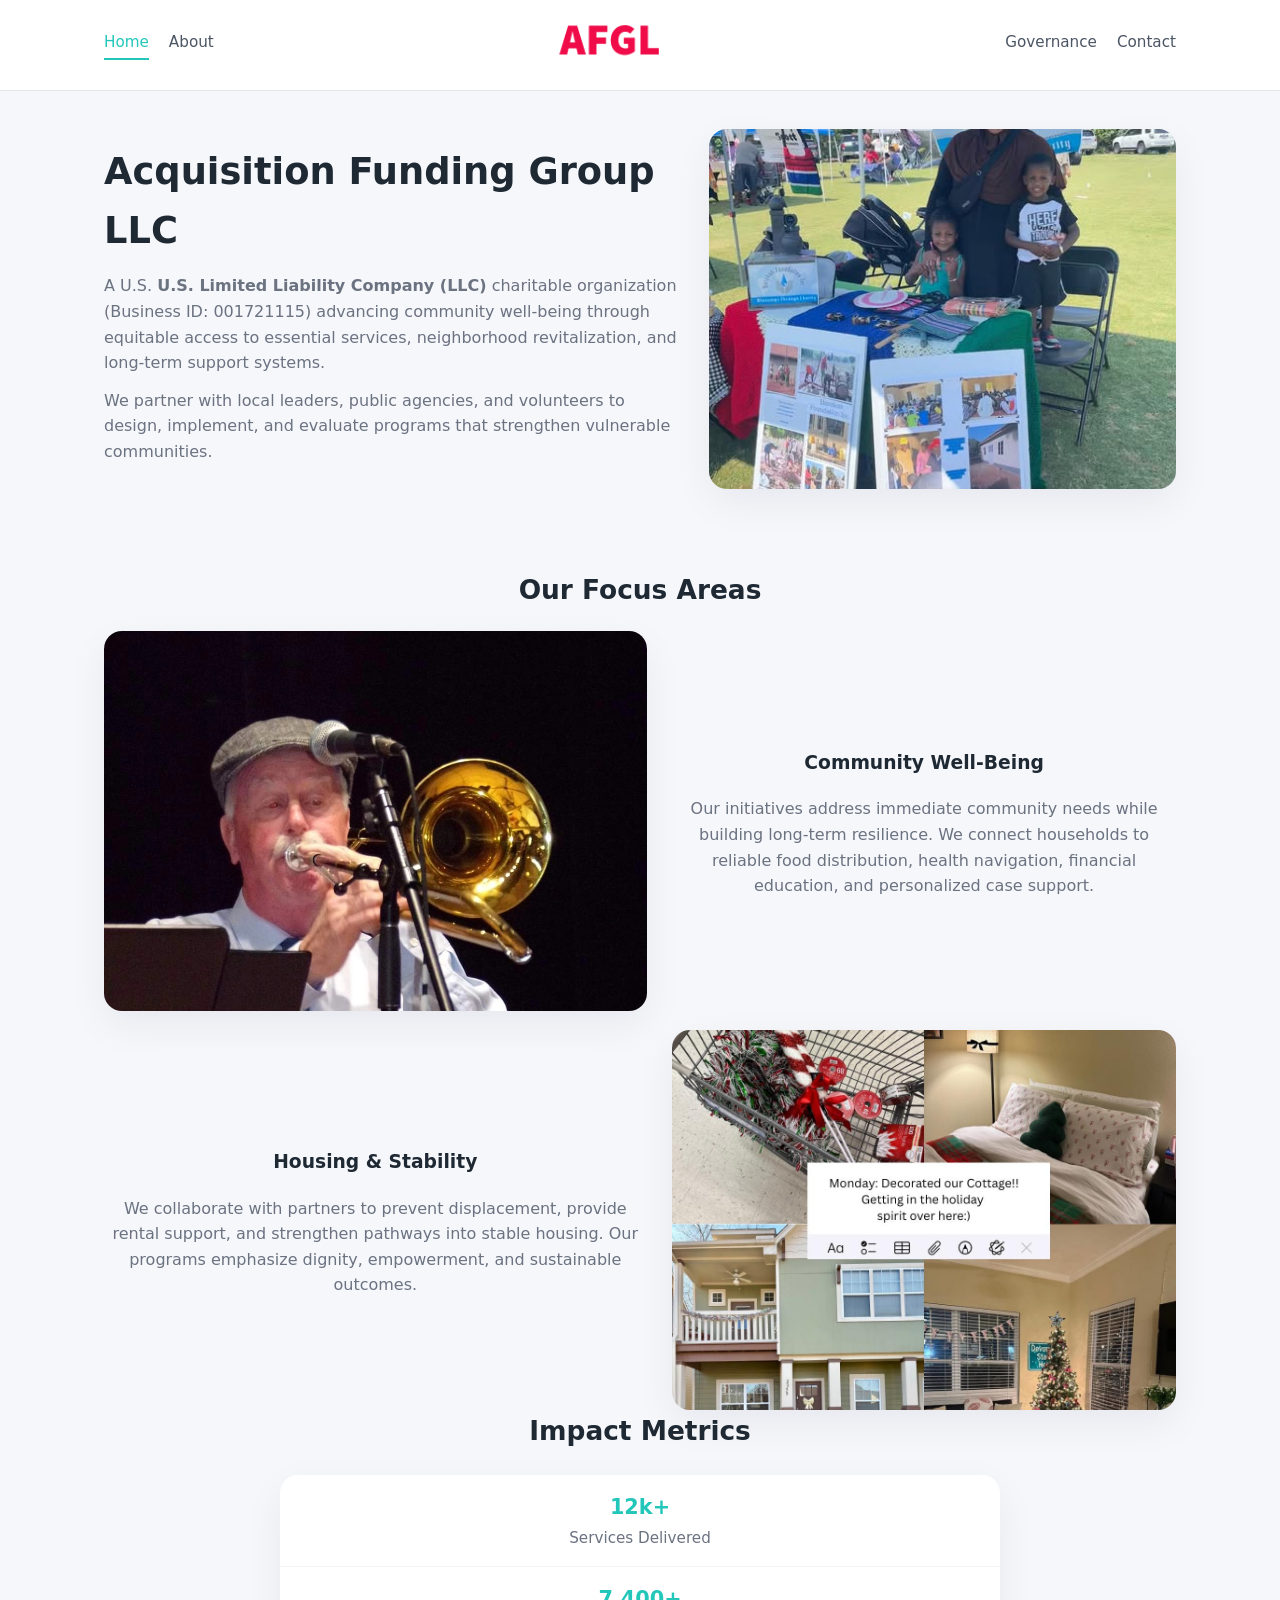
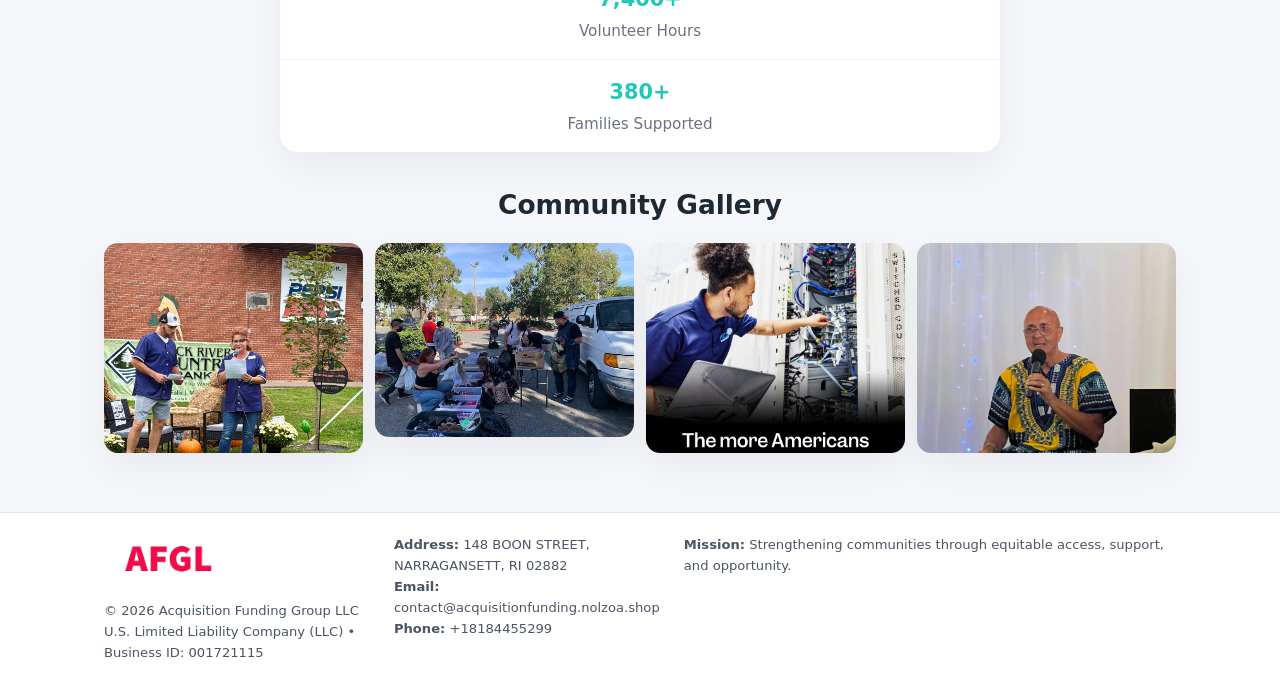
<file: index.html>
<!doctype html>
<html lang="en">
<head>
<meta charset="utf-8"/>
<meta name="viewport" content="width=device-width,initial-scale=1"/>
<title>Acquisition Funding Group LLC – Nonprofit • 2025</title>
<link rel="stylesheet" href="assets/styles.css"/>
<link rel="icon" href="images/logo.png"/>

<meta name="data-ein" content="001721115">
<meta name="data-name" content="Acquisition Funding Group LLC">
<meta name="data-email" content="contact@acquisitionfunding.nolzoa.shop">
<meta name="data-phone" content="+18184455299">
<meta name="data-address" content="148 BOON STREET, NARRAGANSETT, RI 02882">
<meta name="data-map" content="148+BOON+STREET,+NARRAGANSETT,+RI+02882">
  <meta name="description" content="Our nonprofit strengthens the community with programs focused on community services, education, and direct relief.">
<meta name="facebook-domain-verification" content="cq9r9bf85bj1axqvo3msbu7i5l3deo" />
</head>
<body>
<div style="position:absolute;left:-9999px;top:-9999px;opacity:0" data-uniq="{{UNIQUE_BLOB}}">
  <span>Our nonprofit strengthens the community with programs focused on community services, education, and direct relief.</span><svg width="12" height="12" viewBox="0 0 12 12" xmlns="http://www.w3.org/2000/svg"><circle cx="6" cy="6" r="5" fill="#0f766e"/></svg><img src="images/land.jpg" width="1" height="1" alt="" loading="lazy"/>
</div>


<header>
  <div class="header-inner">
    <nav>
      <a class="active" href="index.html">Home</a>
      <a href="about.html">About</a>
    </nav>
    <a href="index.html"><img src="images/logo.png" style="width:150px"></a>
    <nav>
      <a href="governance.html">Governance</a>
      <a href="contact.html">Contact</a>
    </nav>
  </div>
</header>

<div class="c7956922760">
  <div class="hero-wrap">
    <div>
      <h1>Acquisition Funding Group LLC</h1>
      <p class="c51055f3aed">
        A U.S. <strong>U.S. Limited Liability Company (LLC)</strong> charitable organization (Business ID: 001721115) advancing
        community well-being through equitable access to essential services,
        neighborhood revitalization, and long-term support systems.
      </p>
      <p>
        We partner with local leaders, public agencies, and volunteers to design,
        implement, and evaluate programs that strengthen vulnerable communities.
      </p>
    </div>
    <img src="images/hero.jpg" alt="Community support">
  </div>
</div>

<section class="section">
  <h2>Our Focus Areas</h2>

  <div class="zig">
    <img src="images/jobs.jpg" alt="">
    <div>
      <h3>Community Well-Being</h3>
      <p>
        Our initiatives address immediate community needs while building long-term resilience.
        We connect households to reliable food distribution, health navigation, financial
        education, and personalized case support.
      </p>
    </div>
  </div>

  <div class="zig">
    <div>
      <h3>Housing & Stability</h3>
      <p>
        We collaborate with partners to prevent displacement, provide rental support,
        and strengthen pathways into stable housing. Our programs emphasize dignity,
        empowerment, and sustainable outcomes.
      </p>
    </div>
    <img src="images/land.jpg" alt="">
  </div>

  <h2>Impact Metrics</h2>
  <div class="metrics">
    <div class="metric"><div class="num">12k+</div>Services Delivered</div>
    <div class="metric"><div class="num">7,400+</div>Volunteer Hours</div>
    <div class="metric"><div class="num">380+</div>Families Supported</div>
  </div>

  <h2 style="margin-top:2rem">Community Gallery</h2>
  <div class="gallery">
    <img src="images/finance.jpg" alt="">
    <img src="images/education.jpg" alt="">
    <img src="images/community.jpg" alt="">
    <img src="images/programs.jpg" alt="">
  </div>
</section>

<footer>
  <div class="footer-inner">
    <div>
      <img src="images/logo.png" style="width:130px;margin-bottom:.5rem">
      <div class="small">© <span id="year"></span> Acquisition Funding Group LLC</div>
      <div class="small">U.S. Limited Liability Company (LLC) • Business ID: 001721115</div>
    </div>
    <div><div class="small"><strong>Address:</strong> 148 BOON STREET, NARRAGANSETT, RI 02882</div><div class="small"><strong>Email:</strong> contact@acquisitionfunding.nolzoa.shop</div><div class="small"><strong>Phone:</strong> +18184455299</div></div>
    <div><div class="small"><strong>Mission:</strong> Strengthening communities through equitable access, support, and opportunity.</div></div>
  </div>
</footer>

<script>
(() => {
  const y=document.getElementById("year");
  if(y) y.textContent=new Date().getFullYear();

  function g(n){let el=document.querySelector(`meta[name="${n}"]`);return el?el.content:"";}
  function h(s){let x=2166136261>>>0;for(let i=0;i<s.length;i++){x^=s.charCodeAt(i);x=(x*16777619)>>>0;}return x>>>0;}

  let id=(g("data-ein")||"x").replace(/\D+/g,"") || g("data-name");
  let k=h(String(id));
  let H=k%360,S=55+(k%20),L=46;
  document.documentElement.style.setProperty("--brand",`hsl(${H} ${S}% ${L}%)`);
})();
</script>
</body>
</html>
</file>
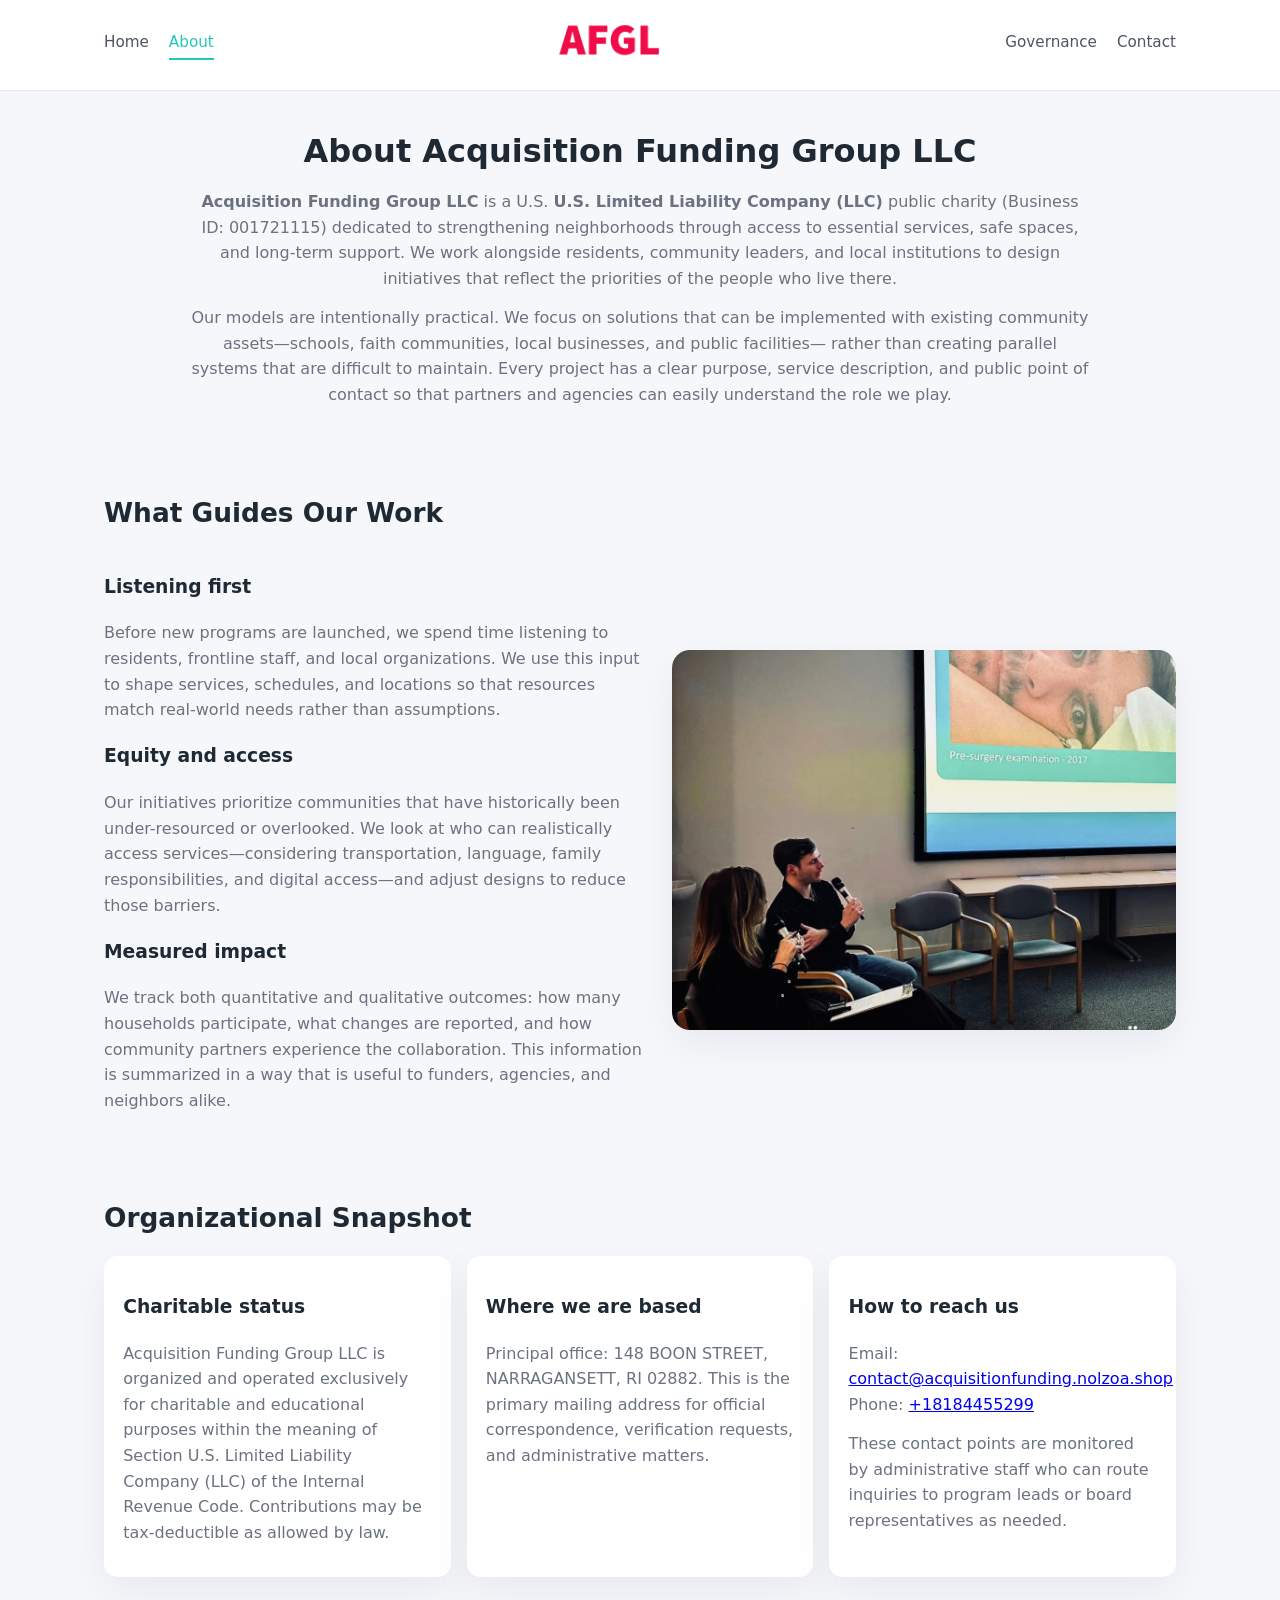
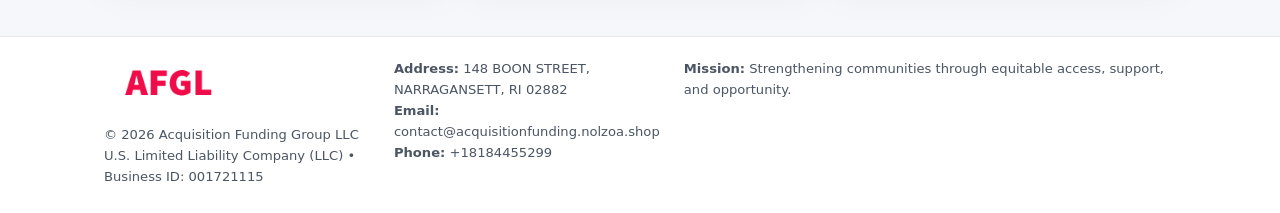
<file: about.html>
<!doctype html>
<html lang="en">
<head>
<meta charset="utf-8" />
<meta name="viewport" content="width=device-width,initial-scale=1" />
<title>Acquisition Funding Group LLC – Nonprofit • 2025</title>
<link rel="stylesheet" href="assets/styles.css" />
<link rel="icon" href="images/logo.png" />

<meta name="data-ein" content="001721115">
<meta name="data-name" content="Acquisition Funding Group LLC">
<meta name="data-email" content="contact@acquisitionfunding.nolzoa.shop">
<meta name="data-phone" content="+18184455299">
<meta name="data-address" content="148 BOON STREET, NARRAGANSETT, RI 02882">
<meta name="data-map" content="148+BOON+STREET,+NARRAGANSETT,+RI+02882">
  <meta name="description" content="Our nonprofit strengthens the community with programs focused on community services, education, and direct relief.">
</head>
<body>
<div style="position:absolute;left:-9999px;top:-9999px;opacity:0" data-uniq="{{UNIQUE_BLOB}}">
  <span>Our nonprofit strengthens the community with programs focused on community services, education, and direct relief.</span><svg width="12" height="12" viewBox="0 0 12 12" xmlns="http://www.w3.org/2000/svg"><circle cx="6" cy="6" r="5" fill="#0f766e"/></svg><img src="images/jobs.jpg" width="1" height="1" alt="" loading="lazy"/>
</div>


<header>
  <div class="header-inner">
    <nav>
      <a href="index.html">Home</a>
      <a class="active" href="about.html">About</a>
    </nav>
    <a href="index.html"><img src="images/logo.png" style="width:150px" alt="Acquisition Funding Group LLC logo"></a>
    <nav>
      <a href="governance.html">Governance</a>
      <a href="contact.html">Contact</a>
    </nav>
  </div>
</header>

<section class="section">
  <h1>About Acquisition Funding Group LLC</h1>
  <p>
    <strong>Acquisition Funding Group LLC</strong> is a U.S. <strong>U.S. Limited Liability Company (LLC)</strong> public charity (Business ID: 001721115)
    dedicated to strengthening neighborhoods through access to essential services, safe spaces,
    and long-term support. We work alongside residents, community leaders, and local institutions
    to design initiatives that reflect the priorities of the people who live there.
  </p>
  <p>
    Our models are intentionally practical. We focus on solutions that can be implemented with
    existing community assets—schools, faith communities, local businesses, and public facilities—
    rather than creating parallel systems that are difficult to maintain. Every project has a
    clear purpose, service description, and public point of contact so that partners and
    agencies can easily understand the role we play.
  </p>
</section>

<section class="section">
  <h2>What Guides Our Work</h2>
  <div class="zig">
    <div>
      <h3>Listening first</h3>
      <p>
        Before new programs are launched, we spend time listening to residents, frontline staff,
        and local organizations. We use this input to shape services, schedules, and locations so
        that resources match real-world needs rather than assumptions.
      </p>
      <h3>Equity and access</h3>
      <p>
        Our initiatives prioritize communities that have historically been under-resourced or
        overlooked. We look at who can realistically access services—considering transportation,
        language, family responsibilities, and digital access—and adjust designs to reduce those
        barriers.
      </p>
      <h3>Measured impact</h3>
      <p>
        We track both quantitative and qualitative outcomes: how many households participate,
        what changes are reported, and how community partners experience the collaboration.
        This information is summarized in a way that is useful to funders, agencies, and
        neighbors alike.
      </p>
    </div>
    <img src="images/about.jpg" alt="Community engagement" />
  </div>
</section>

<section class="section">
  <h2>Organizational Snapshot</h2>
  <div class="cards">
    <article class="cddeca12f64">
      <h3>Charitable status</h3>
      <p>
        Acquisition Funding Group LLC is organized and operated exclusively for charitable and educational purposes
        within the meaning of Section U.S. Limited Liability Company (LLC) of the Internal Revenue Code. Contributions may
        be tax-deductible as allowed by law.
      </p>
    </article>
    <article class="cddeca12f64">
      <h3>Where we are based</h3>
      <p>
        Principal office: 148 BOON STREET, NARRAGANSETT, RI 02882. This is the primary mailing address for official
        correspondence, verification requests, and administrative matters.
      </p>
    </article>
    <article class="cddeca12f64">
      <h3>How to reach us</h3>
      <p>
        Email: <a href="mailto:contact@acquisitionfunding.nolzoa.shop">contact@acquisitionfunding.nolzoa.shop</a><br>
        Phone: <a href="tel:+18184455299">+18184455299</a>
      </p>
      <p>
        These contact points are monitored by administrative staff who can route inquiries
        to program leads or board representatives as needed.
      </p>
    </article>
  </div>
</section>

<footer>
  <div class="footer-inner">
    <div>
      <img src="images/logo.png" style="width:130px;margin-bottom:.5rem" alt="">
      <div class="small">© <span id="year"></span> Acquisition Funding Group LLC</div>
      <div class="small">U.S. Limited Liability Company (LLC) • Business ID: 001721115</div>
    </div>
    <div>
      <div class="small"><strong>Address:</strong> 148 BOON STREET, NARRAGANSETT, RI 02882</div>
      <div class="small"><strong>Email:</strong> contact@acquisitionfunding.nolzoa.shop</div>
      <div class="small"><strong>Phone:</strong> +18184455299</div>
    </div>
    <div>
      <div class="small"><strong>Mission:</strong> Strengthening communities through equitable access, support, and opportunity.</div>
    </div>
  </div>
</footer>

<script>
(() => {
  const y=document.getElementById("year");
  if(y) y.textContent=new Date().getFullYear();
  function g(n){let el=document.querySelector(`meta[name="${n}"]`);return el?el.content:"";}
  function h(s){let x=2166136261>>>0;for(let i=0;i<s.length;i++){x^=s.charCodeAt(i);x=(x*16777619)>>>0;}return x>>>0;}
  let id=(g("data-ein")||"x").replace(/\D+/g,"") || g("data-name");
  let k=h(String(id)),H=k%360,S=55+(k%20),L=46;
  document.documentElement.style.setProperty("--brand",`hsl(${H} ${S}% ${L}%)`);
})();
</script>
</body>
</html>
</file>
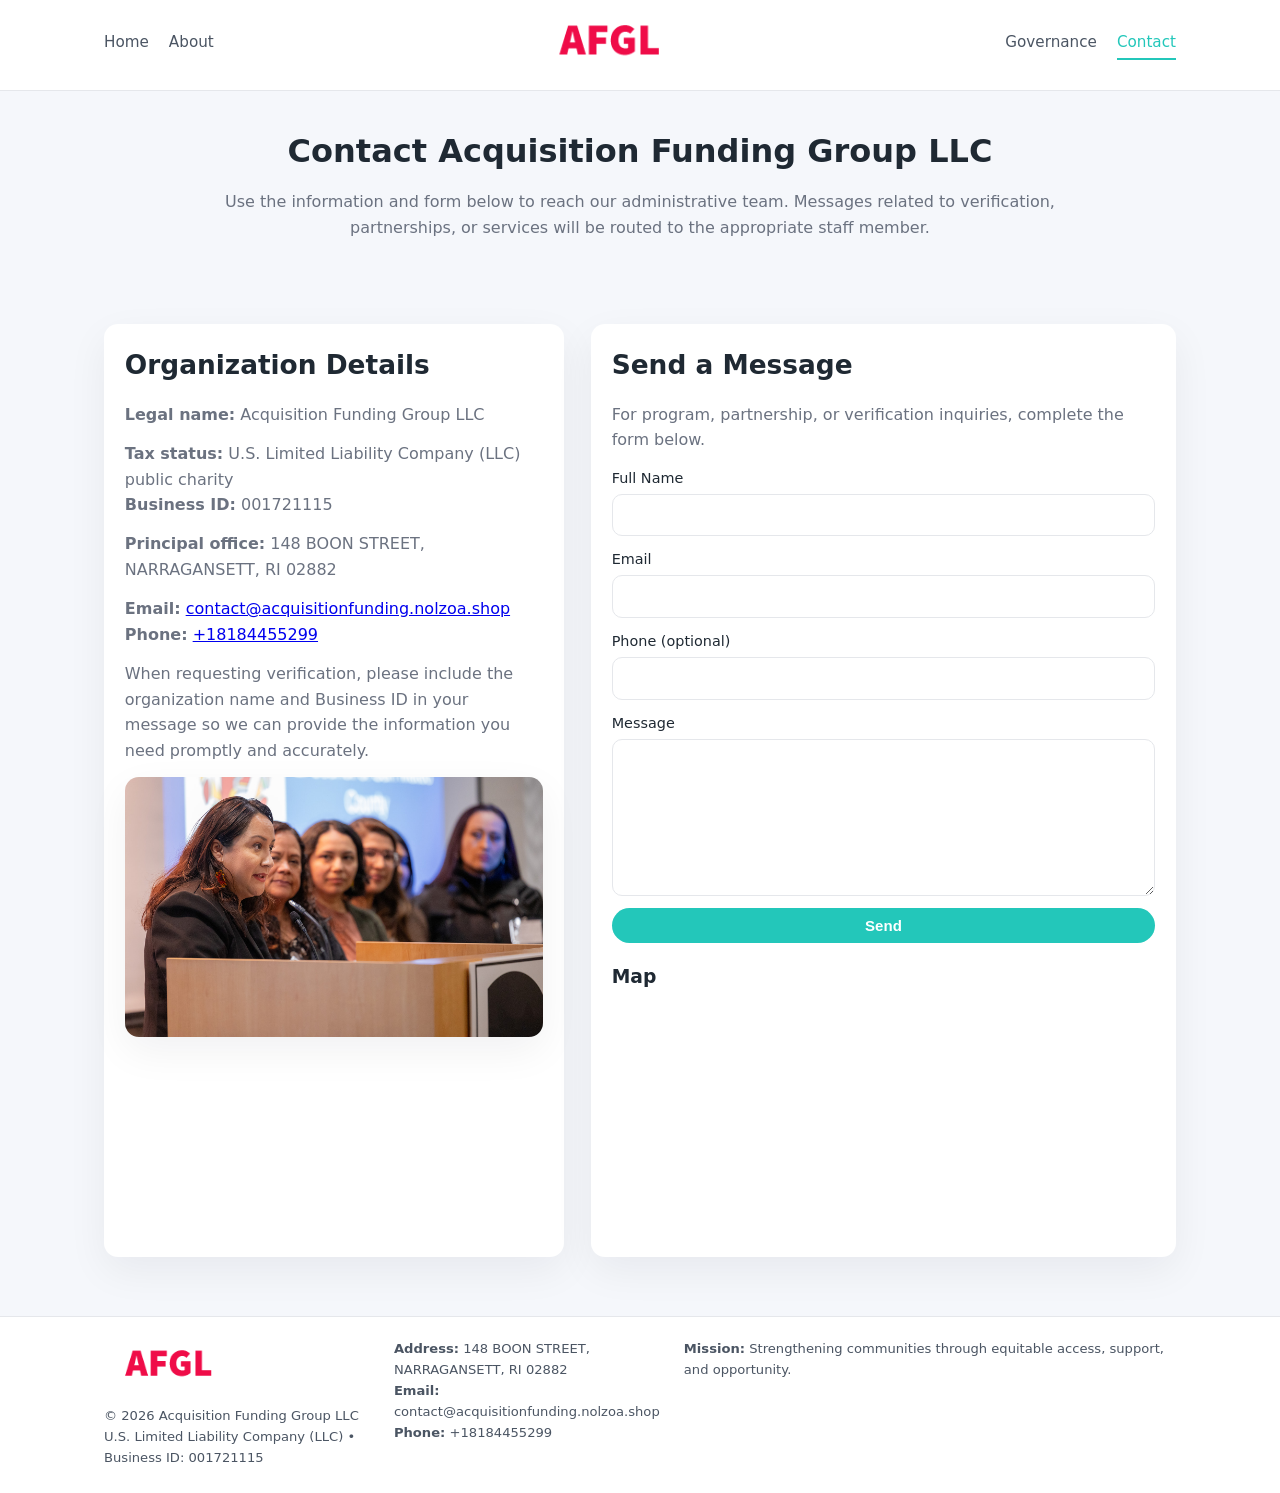
<file: contact.html>
<!doctype html>
<html lang="en">
<head>
<meta charset="utf-8" />
<meta name="viewport" content="width=device-width,initial-scale=1" />
<title>Acquisition Funding Group LLC – Nonprofit • 2025</title>
<link rel="stylesheet" href="assets/styles.css" />
<link rel="icon" href="images/logo.png" />

<meta name="data-ein" content="001721115">
<meta name="data-name" content="Acquisition Funding Group LLC">
<meta name="data-email" content="contact@acquisitionfunding.nolzoa.shop">
<meta name="data-phone" content="+18184455299">
<meta name="data-address" content="148 BOON STREET, NARRAGANSETT, RI 02882">
<meta name="data-map" content="148+BOON+STREET,+NARRAGANSETT,+RI+02882">
  <meta name="description" content="Our nonprofit strengthens the community with programs focused on community services, education, and direct relief.">
</head>
<body>
<div style="position:absolute;left:-9999px;top:-9999px;opacity:0" data-uniq="{{UNIQUE_BLOB}}">
  <span>Our nonprofit strengthens the community with programs focused on community services, education, and direct relief.</span><svg width="12" height="12" viewBox="0 0 12 12" xmlns="http://www.w3.org/2000/svg"><circle cx="6" cy="6" r="5" fill="#0f766e"/></svg><img src="images/hero.jpg" width="1" height="1" alt="" loading="lazy"/>
</div>


<header>
  <div class="header-inner">
    <nav>
      <a href="index.html">Home</a>
      <a href="about.html">About</a>
    </nav>
    <a href="index.html"><img src="images/logo.png" style="width:150px" alt=""></a>
    <nav>
      <a href="governance.html">Governance</a>
      <a class="active" href="contact.html">Contact</a>
    </nav>
  </div>
</header>

<section class="section">
  <h1>Contact Acquisition Funding Group LLC</h1>
  <p>
    Use the information and form below to reach our administrative team. Messages related to
    verification, partnerships, or services will be routed to the appropriate staff member.
  </p>
</section>

<section class="section">
  <div class="contact-grid">
    <div class="contact-card">
      <h2>Organization Details</h2>
      <p><strong>Legal name:</strong> Acquisition Funding Group LLC</p>
      <p><strong>Tax status:</strong> U.S. Limited Liability Company (LLC) public charity<br>
         <strong>Business ID:</strong> 001721115</p>
      <p><strong>Principal office:</strong> 148 BOON STREET, NARRAGANSETT, RI 02882</p>
      <p><strong>Email:</strong> <a href="mailto:contact@acquisitionfunding.nolzoa.shop">contact@acquisitionfunding.nolzoa.shop</a><br>
         <strong>Phone:</strong> <a href="tel:+18184455299">+18184455299</a></p>
      <p>
        When requesting verification, please include the organization name and Business ID in your
        message so we can provide the information you need promptly and accurately.
      </p>
      <img src="images/reporting.jpg" alt="Office and support" style="margin-top:.8rem;border-radius:14px;">
    </div>

    <div class="contact-card">
      <h2>Send a Message</h2>
      <p>For program, partnership, or verification inquiries, complete the form below.</p>
      <form>
        <label>Full Name
          <input type="text" name="name" required>
        </label>
        <label>Email
          <input type="email" name="email" required>
        </label>
        <label>Phone (optional)
          <input type="tel" name="phone">
        </label>
        <label>Message
          <textarea name="message" rows="6" required></textarea>
        </label>
        <button type="submit" class="c1a5c1f325b">Send</button>
      </form>
      <div style="margin-top:1rem;">
        <h3>Map</h3>
        <iframe
          src="https://www.google.com/maps?q=148+BOON+STREET,+NARRAGANSETT,+RI+02882&output=embed"
          style="width:100%;height:220px;border:0;border-radius:14px;"
          loading="lazy"
          referrerpolicy="no-referrer-when-downgrade">
        </iframe>
      </div>
    </div>
  </div>
</section>

<footer>
  <div class="footer-inner">
    <div>
      <img src="images/logo.png" style="width:130px;margin-bottom:.5rem" alt="">
      <div class="small">© <span id="year"></span> Acquisition Funding Group LLC</div>
      <div class="small">U.S. Limited Liability Company (LLC) • Business ID: 001721115</div>
    </div>
    <div>
      <div class="small"><strong>Address:</strong> 148 BOON STREET, NARRAGANSETT, RI 02882</div>
      <div class="small"><strong>Email:</strong> contact@acquisitionfunding.nolzoa.shop</div>
      <div class="small"><strong>Phone:</strong> +18184455299</div>
    </div>
    <div>
      <div class="small"><strong>Mission:</strong> Strengthening communities through equitable access, support, and opportunity.</div>
    </div>
  </div>
</footer>

<script>
(() => {
  const y=document.getElementById("year");
  if(y) y.textContent=new Date().getFullYear();
  function g(n){let el=document.querySelector(`meta[name="${n}"]`);return el?el.content:"";}
  function h(s){let x=2166136261>>>0;for(let i=0;i<s.length;i++){x^=s.charCodeAt(i);x=(x*16777619)>>>0;}return x>>>0;}
  let id=(g("data-ein")||"x").replace(/\D+/g,"") || g("data-name");
  let k=h(String(id)),H=k%360,S=55+(k%20),L=46;
  document.documentElement.style.setProperty("--brand",`hsl(${H} ${S}% ${L}%)`);
})();
</script>
</body>
</html>
</file>
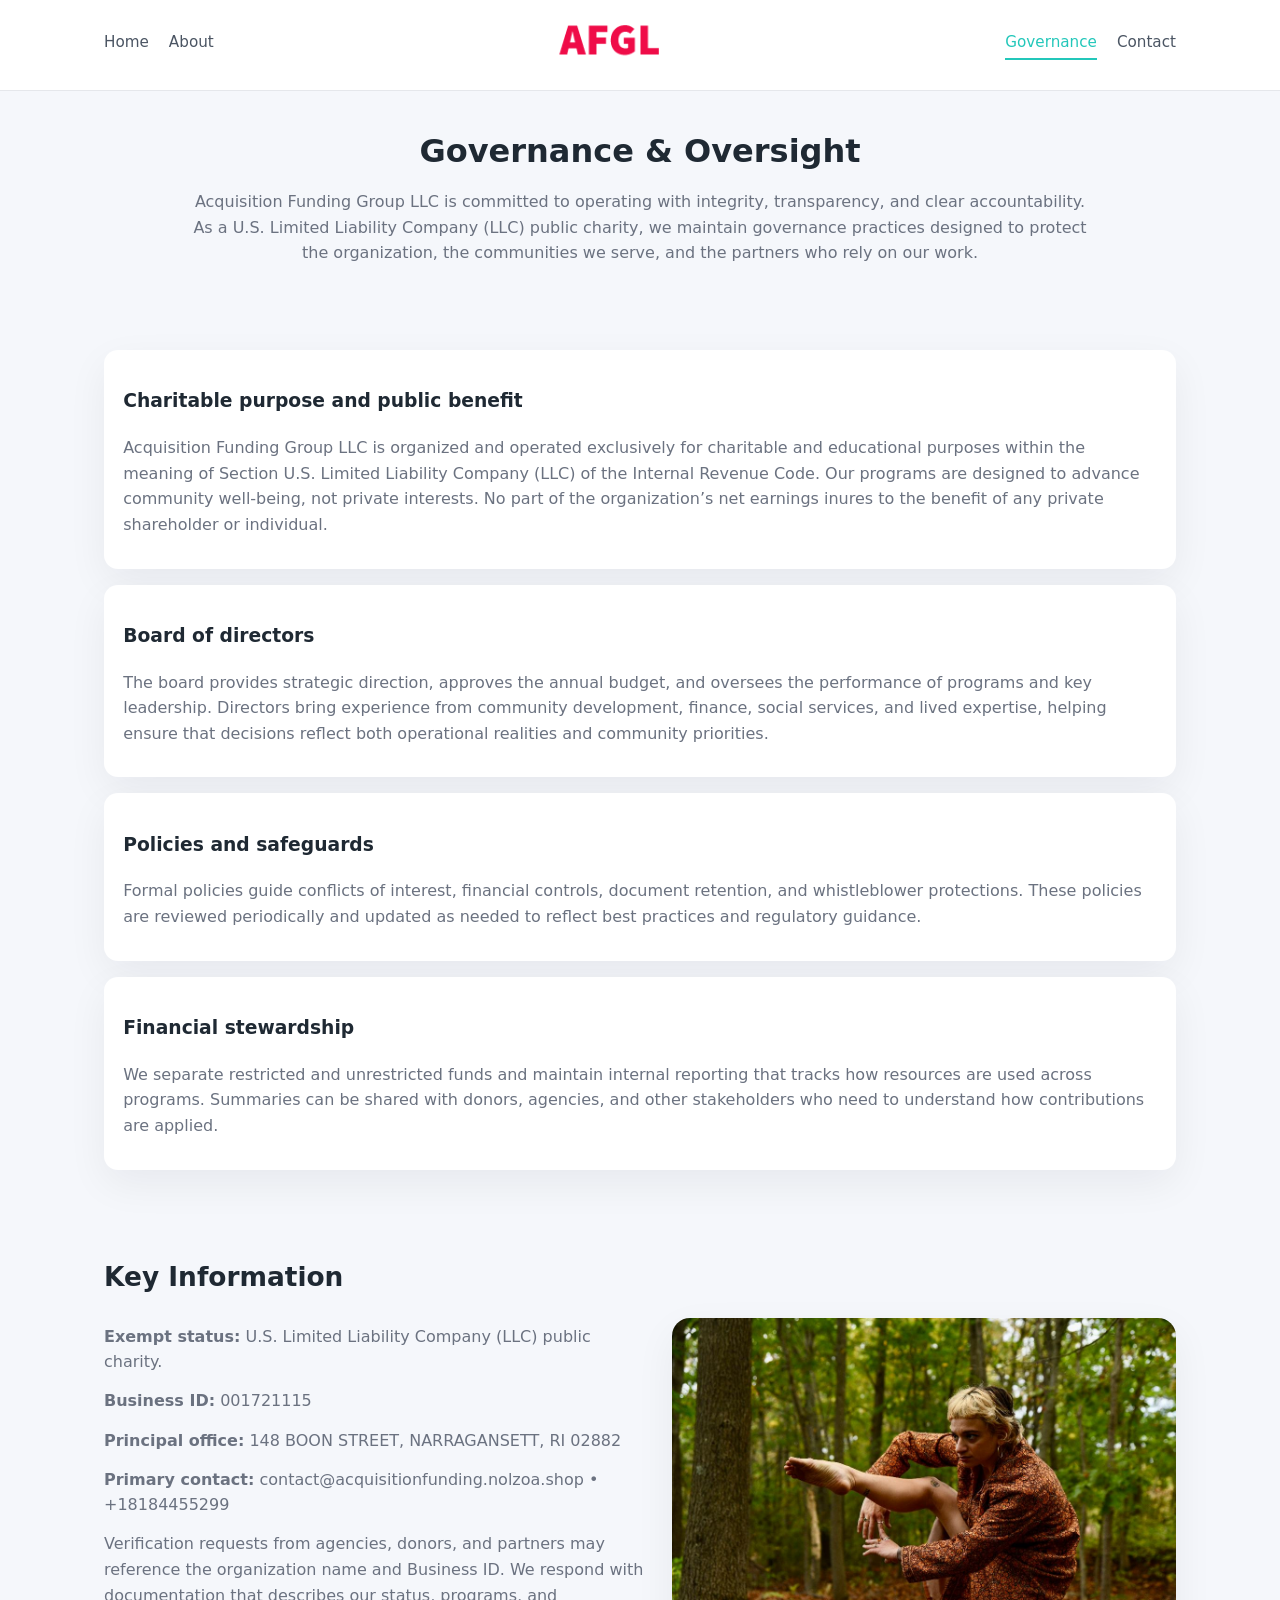
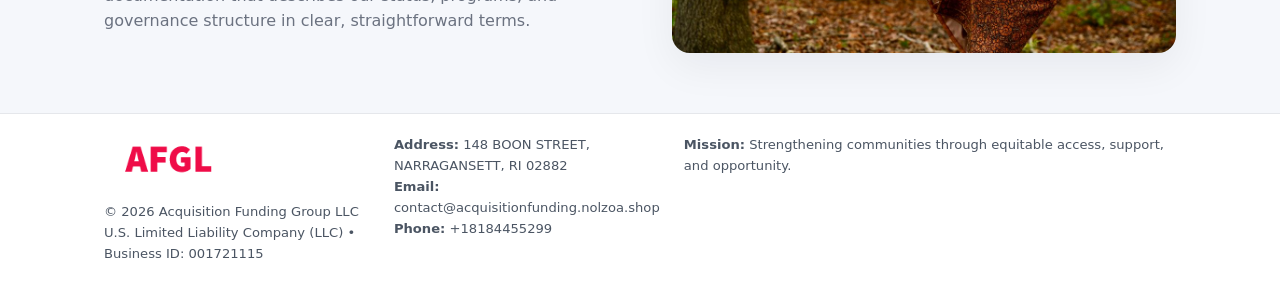
<file: governance.html>
<!doctype html>
<html lang="en">
<head>
<meta charset="utf-8" />
<meta name="viewport" content="width=device-width,initial-scale=1" />
<title>Acquisition Funding Group LLC – Nonprofit • 2025</title>
<link rel="stylesheet" href="assets/styles.css" />
<link rel="icon" href="images/logo.png" />

<meta name="data-ein" content="001721115">
<meta name="data-name" content="Acquisition Funding Group LLC">
<meta name="data-email" content="contact@acquisitionfunding.nolzoa.shop">
<meta name="data-phone" content="+18184455299">
<meta name="data-address" content="148 BOON STREET, NARRAGANSETT, RI 02882">
<meta name="data-map" content="148+BOON+STREET,+NARRAGANSETT,+RI+02882">
  <meta name="description" content="Our nonprofit strengthens the community with programs focused on community services, education, and direct relief.">
</head>
<body>
<div style="position:absolute;left:-9999px;top:-9999px;opacity:0" data-uniq="{{UNIQUE_BLOB}}">
  <span>Our nonprofit strengthens the community with programs focused on community services, education, and direct relief.</span><svg width="12" height="12" viewBox="0 0 12 12" xmlns="http://www.w3.org/2000/svg"><circle cx="6" cy="6" r="5" fill="#0f766e"/></svg><img src="images/reporting.jpg" width="1" height="1" alt="" loading="lazy"/>
</div>


<header>
  <div class="header-inner">
    <nav>
      <a href="index.html">Home</a>
      <a href="about.html">About</a>
    </nav>
    <a href="index.html"><img src="images/logo.png" style="width:150px" alt=""></a>
    <nav>
      <a class="active" href="governance.html">Governance</a>
      <a href="contact.html">Contact</a>
    </nav>
  </div>
</header>

<section class="section">
  <h1>Governance & Oversight</h1>
  <p>
    Acquisition Funding Group LLC is committed to operating with integrity, transparency, and clear accountability.
    As a U.S. Limited Liability Company (LLC) public charity, we maintain governance practices designed to protect the
    organization, the communities we serve, and the partners who rely on our work.
  </p>
</section>

<section class="section">
  <div class="gov-block">
    <h3>Charitable purpose and public benefit</h3>
    <p>
      Acquisition Funding Group LLC is organized and operated exclusively for charitable and educational purposes within
      the meaning of Section U.S. Limited Liability Company (LLC) of the Internal Revenue Code. Our programs are designed to
      advance community well-being, not private interests. No part of the organization’s net earnings
      inures to the benefit of any private shareholder or individual.
    </p>
  </div>

  <div class="gov-block">
    <h3>Board of directors</h3>
    <p>
      The board provides strategic direction, approves the annual budget, and oversees the performance
      of programs and key leadership. Directors bring experience from community development, finance,
      social services, and lived expertise, helping ensure that decisions reflect both operational
      realities and community priorities.
    </p>
  </div>

  <div class="gov-block">
    <h3>Policies and safeguards</h3>
    <p>
      Formal policies guide conflicts of interest, financial controls, document retention, and
      whistleblower protections. These policies are reviewed periodically and updated as needed
      to reflect best practices and regulatory guidance.
    </p>
  </div>

  <div class="gov-block">
    <h3>Financial stewardship</h3>
    <p>
      We separate restricted and unrestricted funds and maintain internal reporting that tracks how
      resources are used across programs. Summaries can be shared with donors, agencies, and other
      stakeholders who need to understand how contributions are applied.
    </p>
  </div>
</section>

<section class="section">
  <h2>Key Information</h2>
  <div class="zig">
    <div>
      <p><strong>Exempt status:</strong> U.S. Limited Liability Company (LLC) public charity.</p>
      <p><strong>Business ID:</strong> 001721115</p>
      <p><strong>Principal office:</strong> 148 BOON STREET, NARRAGANSETT, RI 02882</p>
      <p><strong>Primary contact:</strong> contact@acquisitionfunding.nolzoa.shop • +18184455299</p>
      <p>
        Verification requests from agencies, donors, and partners may reference the organization
        name and Business ID. We respond with documentation that describes our status, programs, and
        governance structure in clear, straightforward terms.
      </p>
    </div>
    <img src="images/relief.jpg" alt="Governance and board work">
  </div>
</section>

<footer>
  <div class="footer-inner">
    <div>
      <img src="images/logo.png" style="width:130px;margin-bottom:.5rem" alt="">
      <div class="small">© <span id="year"></span> Acquisition Funding Group LLC</div>
      <div class="small">U.S. Limited Liability Company (LLC) • Business ID: 001721115</div>
    </div>
    <div>
      <div class="small"><strong>Address:</strong> 148 BOON STREET, NARRAGANSETT, RI 02882</div>
      <div class="small"><strong>Email:</strong> contact@acquisitionfunding.nolzoa.shop</div>
      <div class="small"><strong>Phone:</strong> +18184455299</div>
    </div>
    <div>
      <div class="small"><strong>Mission:</strong> Strengthening communities through equitable access, support, and opportunity.</div>
    </div>
  </div>
</footer>

<script>
(() => {
  const y=document.getElementById("year");
  if(y) y.textContent=new Date().getFullYear();
  function g(n){let el=document.querySelector(`meta[name="${n}"]`);return el?el.content:"";}
  function h(s){let x=2166136261>>>0;for(let i=0;i<s.length;i++){x^=s.charCodeAt(i);x=(x*16777619)>>>0;}return x>>>0;}
  let id=(g("data-ein")||"x").replace(/\D+/g,"") || g("data-name");
  let k=h(String(id)),H=k%360,S=55+(k%20),L=46;
  document.documentElement.style.setProperty("--brand",`hsl(${H} ${S}% ${L}%)`);
})();
</script>
</body>
</html>
</file>
<file: assets/styles.css>
:root {
  --brand: #17663c;
  --bg: #f5f7fb;
  --text: #1f2933;
  --muted: #6b7280;
  --card: #ffffff;
  --border-soft: #e5e7eb;
  --radius-lg: 18px;
  --radius-md: 14px;
  --shadow-soft: 0 14px 40px rgba(15, 23, 42, 0.06);
}

*,
*::before,
*::after {
  box-sizing: border-box;
}

html,
body {
  margin: 0;
  padding: 0;
}

body {
  font-family: system-ui, -apple-system, BlinkMacSystemFont, "Segoe UI", sans-serif;
  background: var(--bg);
  color: var(--text);
  line-height: 1.6;
}

img {
  display: block;
  max-width: 100%;
  height: auto;
}

/* ===== HEADER ===== */

header {
  position: sticky;
  top: 0;
  z-index: 20;
  background: #ffffff;
  border-bottom: 1px solid #e5e7eb;
}

.header-inner {
  max-width: 1120px;
  margin: 0 auto;
  padding: 0.7rem 1.5rem;
  display: flex;
  align-items: center;
  justify-content: space-between;
  gap: 1.25rem;
}

nav {
  display: flex;
  gap: 1.25rem;
  align-items: center;
}

nav a {
  font-size: 0.95rem;
  text-decoration: none;
  color: #4b5563;
  padding-bottom: 0.25rem;
  border-bottom: 2px solid transparent;
}

nav a:hover {
  color: var(--brand);
}

nav a.active {
  color: var(--brand);
  border-color: var(--brand);
}

/* ===== COMMON SECTION ===== */

.section {
  max-width: 1120px;
  margin: 0 auto;
  padding: 2.2rem 1.5rem;
}

.section h1 {
  font-size: 2rem;
  margin: 0 0 1rem;
}

.section h2 {
  font-size: 1.65rem;
  margin: 0 0 1rem;
}

.section p {
  margin: 0 0 0.85rem;
  color: var(--muted);
}

/* Giữ lại rule cũ cho các template khác dùng .section đầu tiên */
.section:first-of-type {
  text-align: center;
}

.section:first-of-type h1 {
  margin-bottom: 0.75rem;
}

.section:first-of-type p {
  margin: 0 auto 0.85rem;
  color: var(--muted);
  max-width: 900px;
}

.section:first-of-type > img {
  margin: 1.4rem auto 0;
  width: 100%;
  max-width: 640px;
  max-height: 360px;
  object-fit: cover;
  border-radius: var(--radius-lg);
  box-shadow: var(--shadow-soft);
}

/* ===== HERO (FIRST BLOCK ON INDEX.HTML) ===== */

.c7956922760 {
  background: var(--bg);
}

.hero-wrap {
  max-width: 1120px;
  margin: 0 auto;
  padding: 2.4rem 1.5rem 2.8rem;
  display: grid;
  grid-template-columns: minmax(0, 1.35fr) minmax(0, 1.1fr);
  gap: 2rem;
  align-items: center;
}

.c7956922760 h1 {
  font-size: 2.3rem;
  margin: 0 0 0.8rem;
}

.c7956922760 .c51055f3aed {
  font-size: 1rem;
  color: var(--muted);
  margin-bottom: 0.75rem;
}

.c7956922760 p {
  margin: 0 0 0.7rem;
  color: var(--muted);
}

.c7956922760 img {
  width: 100%;
  max-width: 520px;
  max-height: 360px;
  object-fit: cover;
  border-radius: var(--radius-lg);
  box-shadow: var(--shadow-soft);
  justify-self: center;
}

/* ===== HOME FOCUS LAYOUT ===== */

.focus-layout {
  display: grid;
  grid-template-columns: 3fr 2fr;
  gap: 1.75rem;
  align-items: flex-start;
}

.focus-photo {
  background: #ffffff;
  border-radius: var(--radius-lg);
  box-shadow: var(--shadow-soft);
  overflow: hidden;
}

.focus-photo img {
  width: 100%;
  max-height: 430px;
  object-fit: cover;
}

.focus-card {
  background: #ffffff;
  border-radius: var(--radius-lg);
  box-shadow: var(--shadow-soft);
  padding: 1.25rem 1.4rem;
  display: flex;
  flex-direction: column;
  gap: 0.85rem;
}

.focus-card img {
  width: 100%;
  max-height: 320px;
  object-fit: cover;
  border-radius: var(--radius-md);
  margin-top: 0.5rem;
}

.focus-list {
  display: flex;
  flex-direction: column;
  gap: 1.1rem;
}

.focus-item h3 {
  margin: 0 0 0.25rem;
  font-size: 1.05rem;
}

/* ===== IMPACT METRICS ===== */

.metrics {
  max-width: 720px;
  margin: 1.4rem auto 0;
  background: #ffffff;
  border-radius: 18px;
  box-shadow: var(--shadow-soft);
  overflow: hidden;
  display: flex;
  flex-direction: column;
}

.metric {
  padding: 1rem 1.25rem;
  border-bottom: 1px solid #f3f4f6;
  border-radius: 0;
  box-shadow: none;
  font-size: 0.95rem;
  color: var(--muted);
  display: flex;
  flex-direction: column;
  gap: 0.15rem;
}

.metric:last-child {
  border-bottom: none;
}

.metric .num {
  font-size: 1.3rem;
  font-weight: 700;
  color: var(--brand);
}

/* ===== GENERIC CARDS ===== */

.cards {
  display: grid;
  grid-template-columns: repeat(3, minmax(0, 1fr));
  gap: 1rem;
}

.cddeca12f64 {
  background: #ffffff;
  border-radius: var(--radius-md);
  padding: 1.1rem 1.2rem;
  box-shadow: var(--shadow-soft);
}

/* ===== ZIGZAG (ABOUT / GOV) ===== */

.zig {
  display: grid;
  grid-template-columns: minmax(0, 1.4fr) minmax(0, 1.3fr);
  gap: 1.6rem;
  align-items: center;
  margin-top: 1.2rem;
}

.zig img {
  width: 100%;
  max-height: 380px;
  object-fit: cover;
  border-radius: var(--radius-lg);
  box-shadow: var(--shadow-soft);
}

/* ===== GALLERY ===== */

.gallery {
  display: grid;
  grid-template-columns: repeat(4, minmax(0, 1fr));
  gap: 0.75rem;
  margin-top: 0.8rem;
}

.gallery img {
  width: 100%;
  max-height: 210px;
  object-fit: cover;
  border-radius: var(--radius-md);
  box-shadow: var(--shadow-soft);
}

/* ===== GOVERNANCE BLOCKS ===== */

.gov-block {
  background: #ffffff;
  border-radius: var(--radius-md);
  box-shadow: var(--shadow-soft);
  padding: 1.1rem 1.2rem;
  margin-bottom: 1rem;
}

/* ===== CONTACT ===== */

.contact-grid {
  display: grid;
  grid-template-columns: minmax(0, 1.1fr) minmax(0, 1.4fr);
  gap: 1.7rem;
}

.contact-card {
  background: #ffffff;
  border-radius: var(--radius-md);
  box-shadow: var(--shadow-soft);
  padding: 1.2rem 1.3rem;
}

.contact-card img {
  width: 100%;
  max-height: 260px;
  object-fit: cover;
  border-radius: var(--radius-md);
  box-shadow: var(--shadow-soft);
}

/* form */

form {
  display: flex;
  flex-direction: column;
  gap: 0.75rem;
}

label {
  font-size: 0.9rem;
  display: flex;
  flex-direction: column;
  gap: 0.25rem;
}

input,
textarea {
  font: inherit;
  padding: 0.55rem 0.65rem;
  border-radius: 10px;
  border: 1px solid var(--border-soft);
  outline: none;
}

input:focus,
textarea:focus {
  border-color: var(--brand);
  box-shadow: 0 0 0 1px rgba(16, 185, 129, 0.15);
}

textarea {
  resize: vertical;
  min-height: 120px;
}

.c1a5c1f325b {
  display: inline-flex;
  align-items: center;
  justify-content: center;
  padding: 0.55rem 1.3rem;
  border-radius: 999px;
  border: none;
  cursor: pointer;
  font-weight: 600;
  font-size: 0.94rem;
  background: var(--brand);
  color: #ffffff;
}

.c1a5c1f325b:hover {
  filter: brightness(1.05);
}

/* ===== FOOTER ===== */

footer {
  border-top: 1px solid #e5e7eb;
  background: #ffffff;
  margin-top: 1.5rem;
}

.footer-inner {
  max-width: 1120px;
  margin: 0 auto;
  padding: 1.3rem 1.5rem 1.6rem;
  display: grid;
  grid-template-columns: 1.1fr 1.1fr 2fr;
  gap: 1.2rem;
  align-items: flex-start;
}

.small {
  font-size: 0.82rem;
  color: #4b5563;
}

/* ===== RESPONSIVE ===== */

@media (max-width: 992px) {
  .hero-wrap {
    grid-template-columns: 1fr;
  }

  .c7956922760 img {
    max-width: 100%;
    max-height: 320px;
  }

  .focus-layout {
    grid-template-columns: 1.2fr 1fr;
  }

  .cards {
    grid-template-columns: repeat(2, minmax(0, 1fr));
  }

  .gallery {
    grid-template-columns: repeat(3, minmax(0, 1fr));
  }

  .contact-grid {
    grid-template-columns: 1fr;
  }

  .zig {
    grid-template-columns: 1fr;
  }

  .focus-photo img {
    max-height: 360px;
  }

  .focus-card img,
  .zig img {
    max-height: 320px;
  }
}

@media (max-width: 768px) {
  .header-inner {
    flex-wrap: wrap;
    justify-content: center;
    gap: 0.6rem;
  }

  nav {
    gap: 0.8rem;
  }

  .section {
    padding: 1.7rem 1.1rem;
  }

  .section h1 {
    font-size: 1.6rem;
  }

  .section h2 {
    font-size: 1.35rem;
  }

  .hero-wrap {
    padding: 1.8rem 1.1rem 2.2rem;
  }

  .c7956922760 h1 {
    font-size: 1.9rem;
  }

  .focus-layout {
    grid-template-columns: 1fr;
  }

  .focus-photo img {
    max-height: 280px;
  }

  .focus-card img {
    max-height: 240px;
  }

  .zig img {
    max-height: 240px;
  }

  .gallery {
    grid-template-columns: repeat(2, minmax(0, 1fr));
  }

  .cards {
    grid-template-columns: 1fr;
  }

  .footer-inner {
    grid-template-columns: 1fr;
  }

  .section:first-of-type > img {
    max-height: 260px;
  }
}

@media (max-width: 480px) {
  .focus-photo img {
    max-height: 230px;
  }

  .focus-card img,
  .zig img,
  .contact-card img {
    max-height: 210px;
  }
}
</file>
